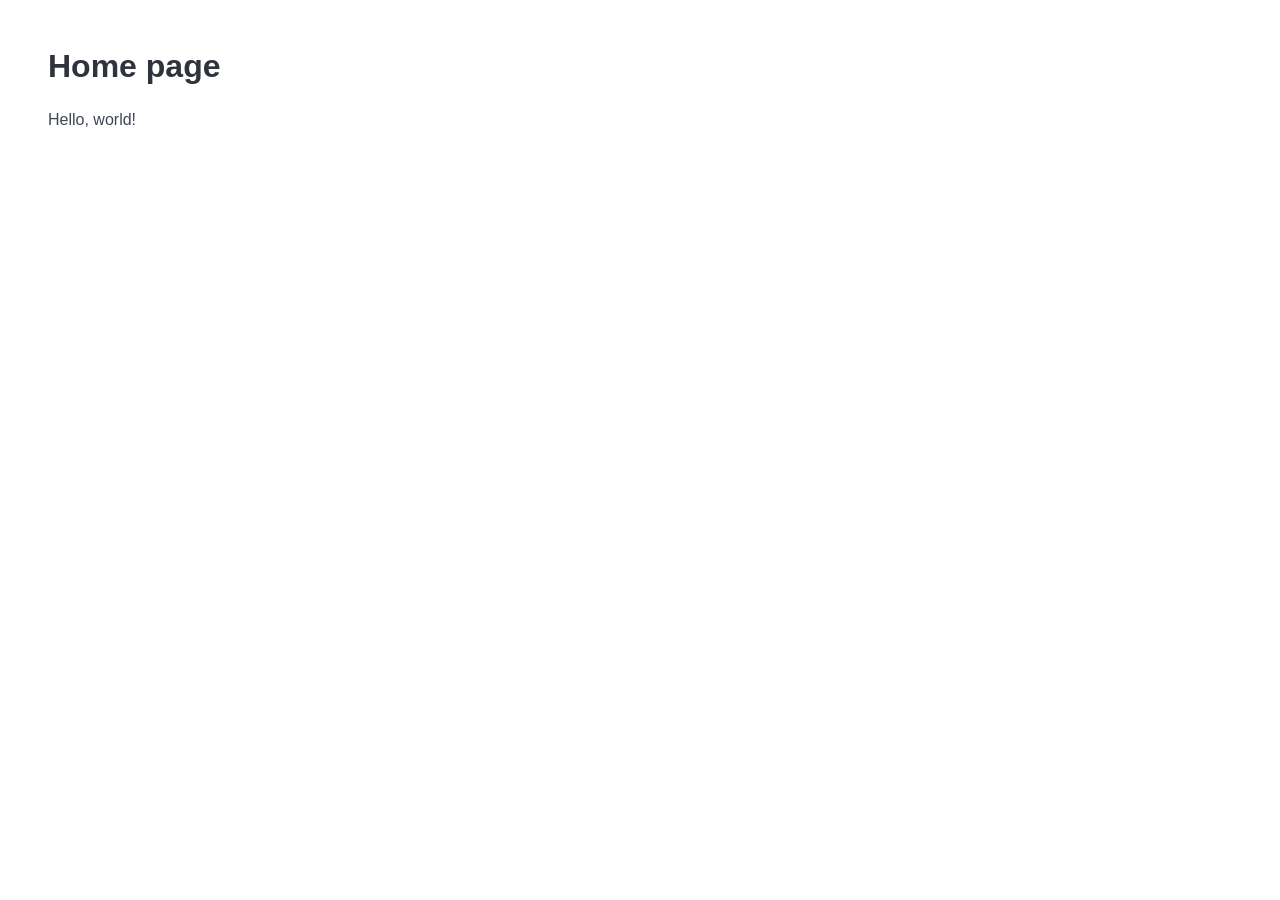
<file: build-site/index.html>
<!doctype html>
<html>
  <head>
    <title>Home page</title>
    <link rel="stylesheet" type="text/css" href="/bulma.css" />
  </head>
  <body>
    <div class="section">
      <h1 class="title">Home page</h1>
      <div class="content">
        <p>
Hello, world!</p>
      </div>
    </div>
    
  </body>
</html>
</file>
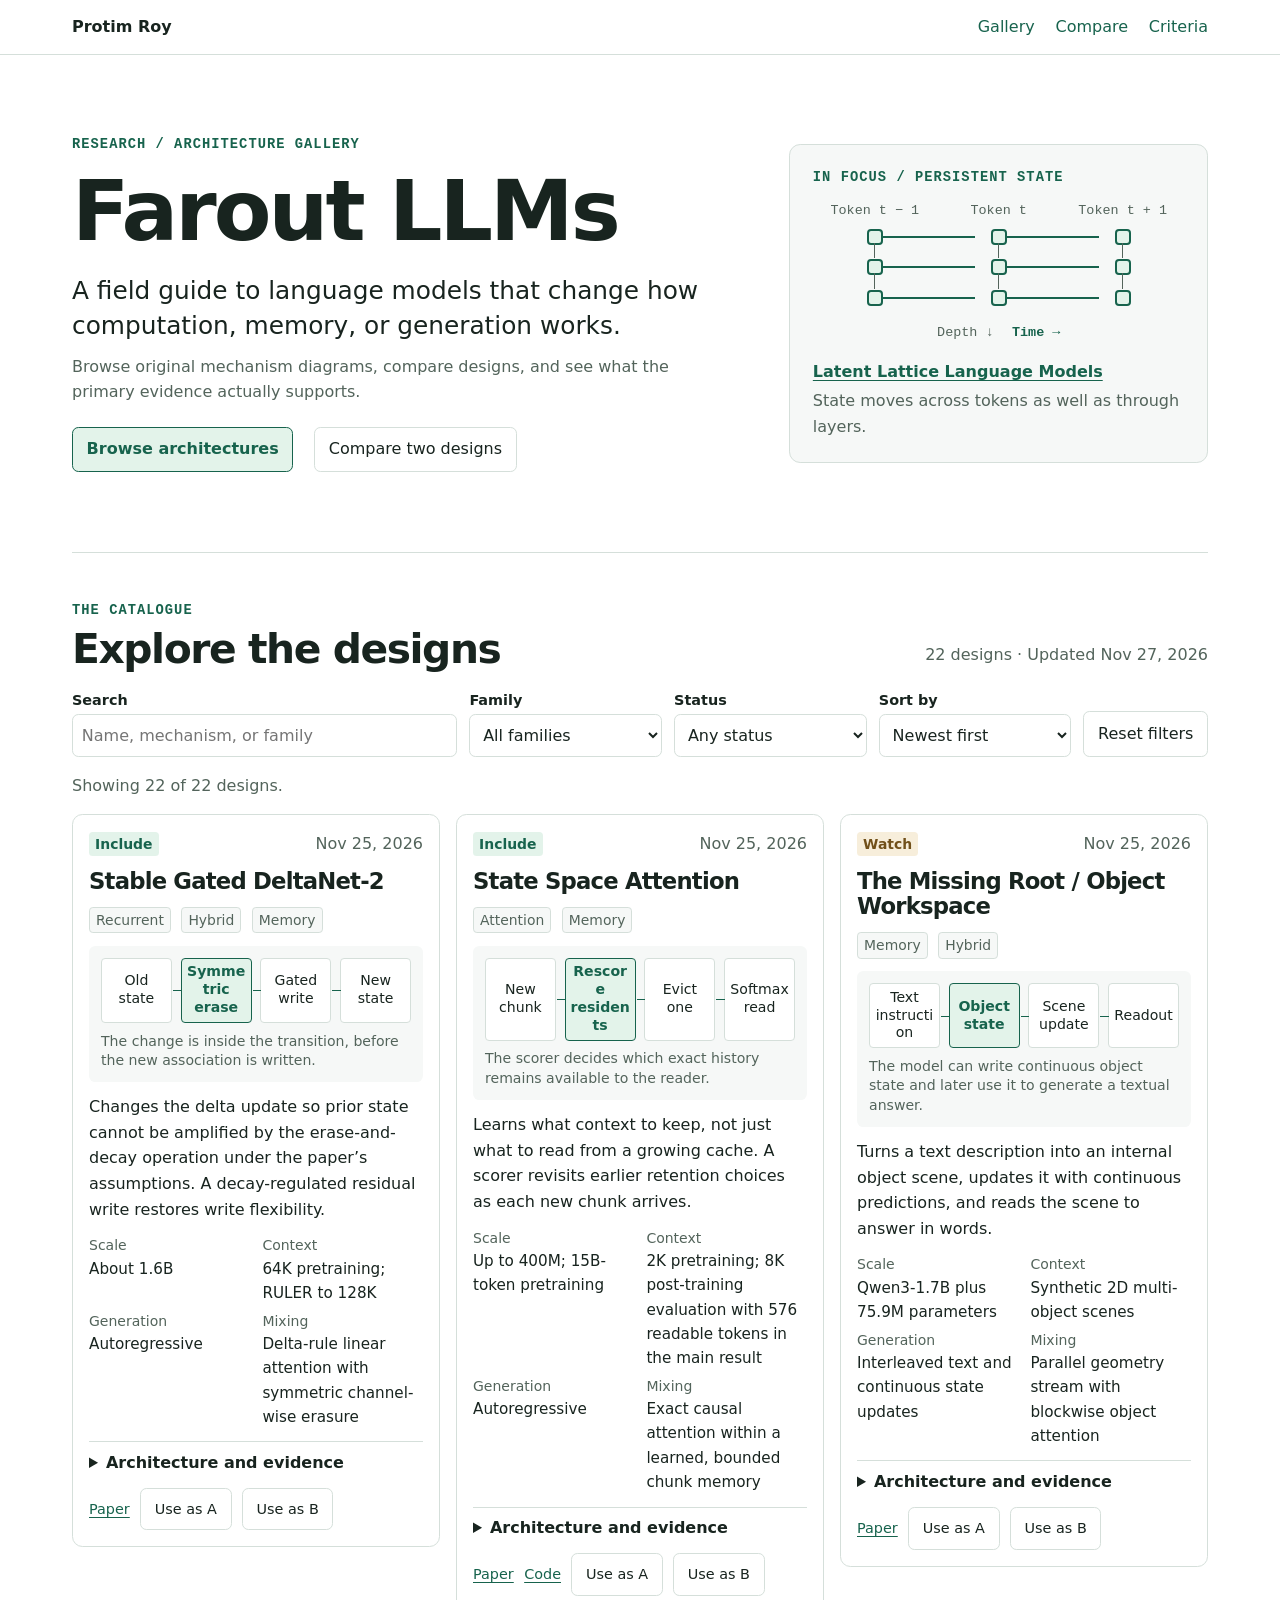
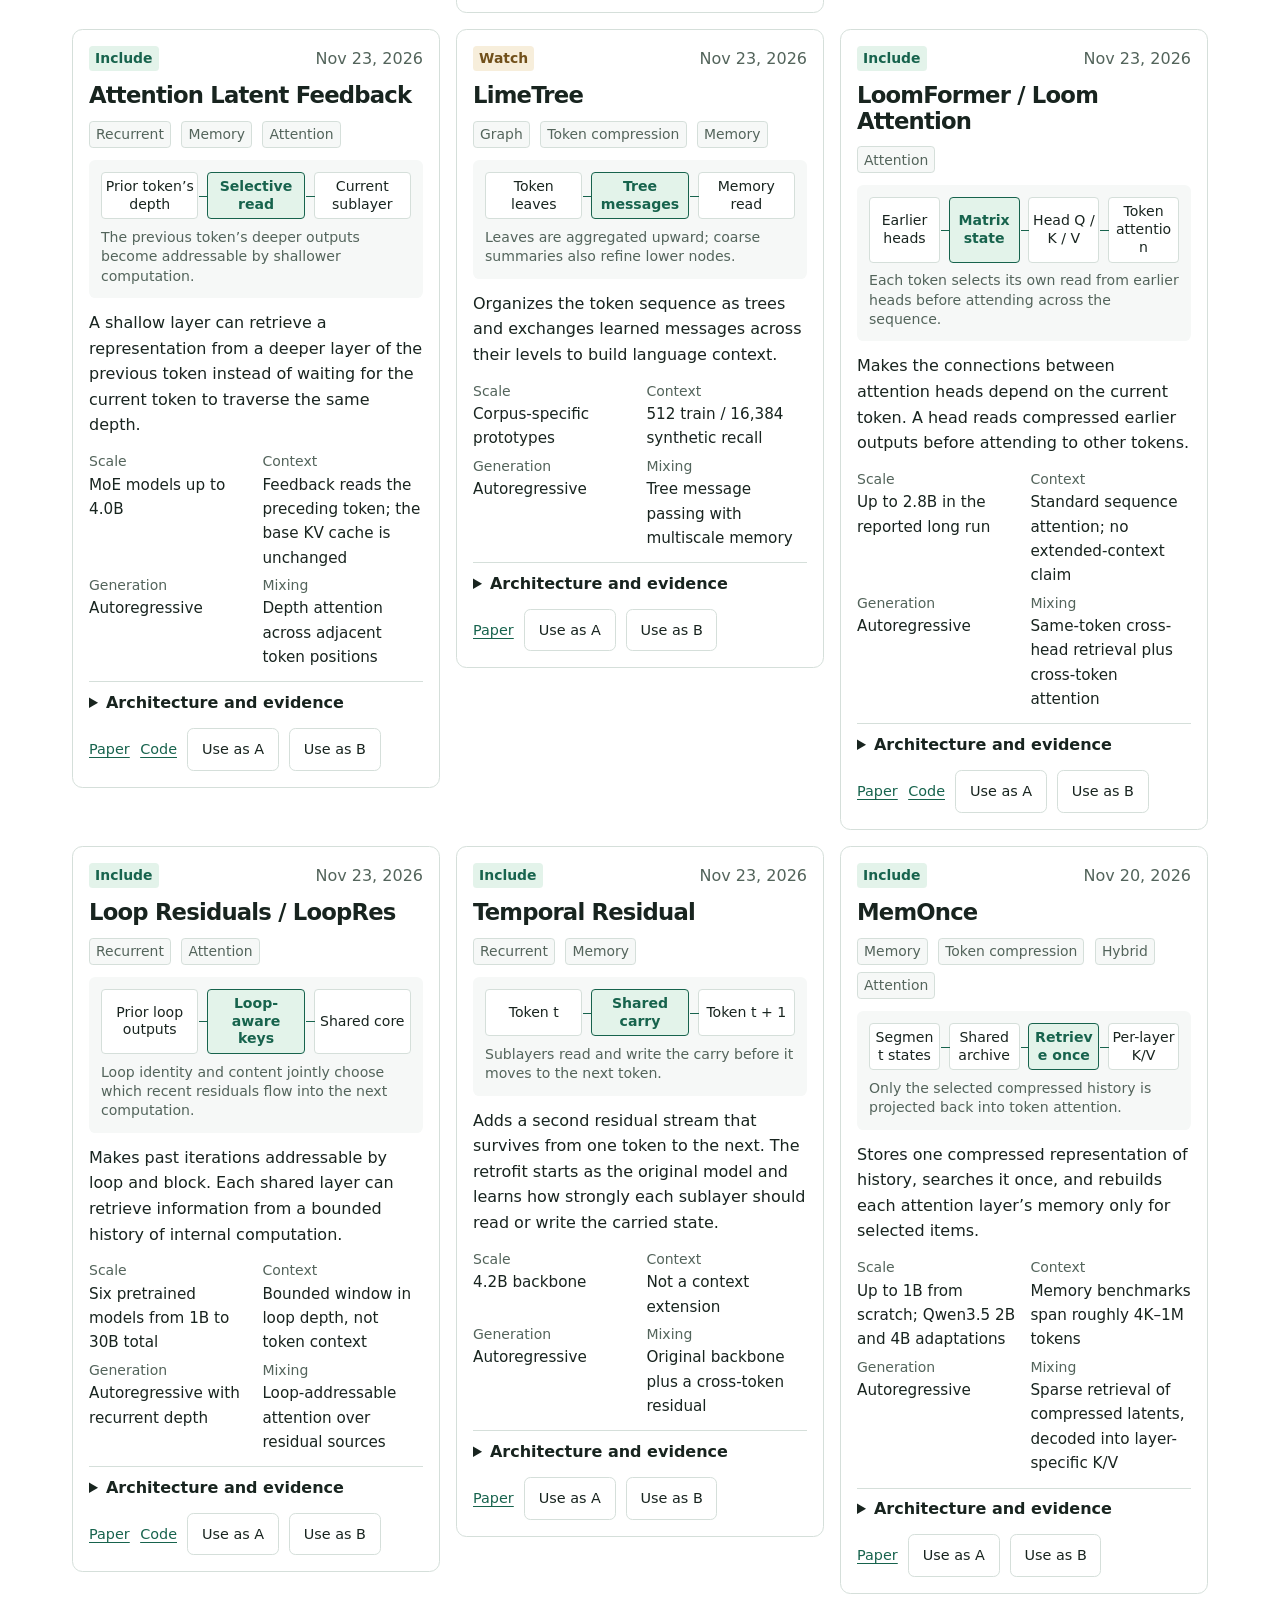
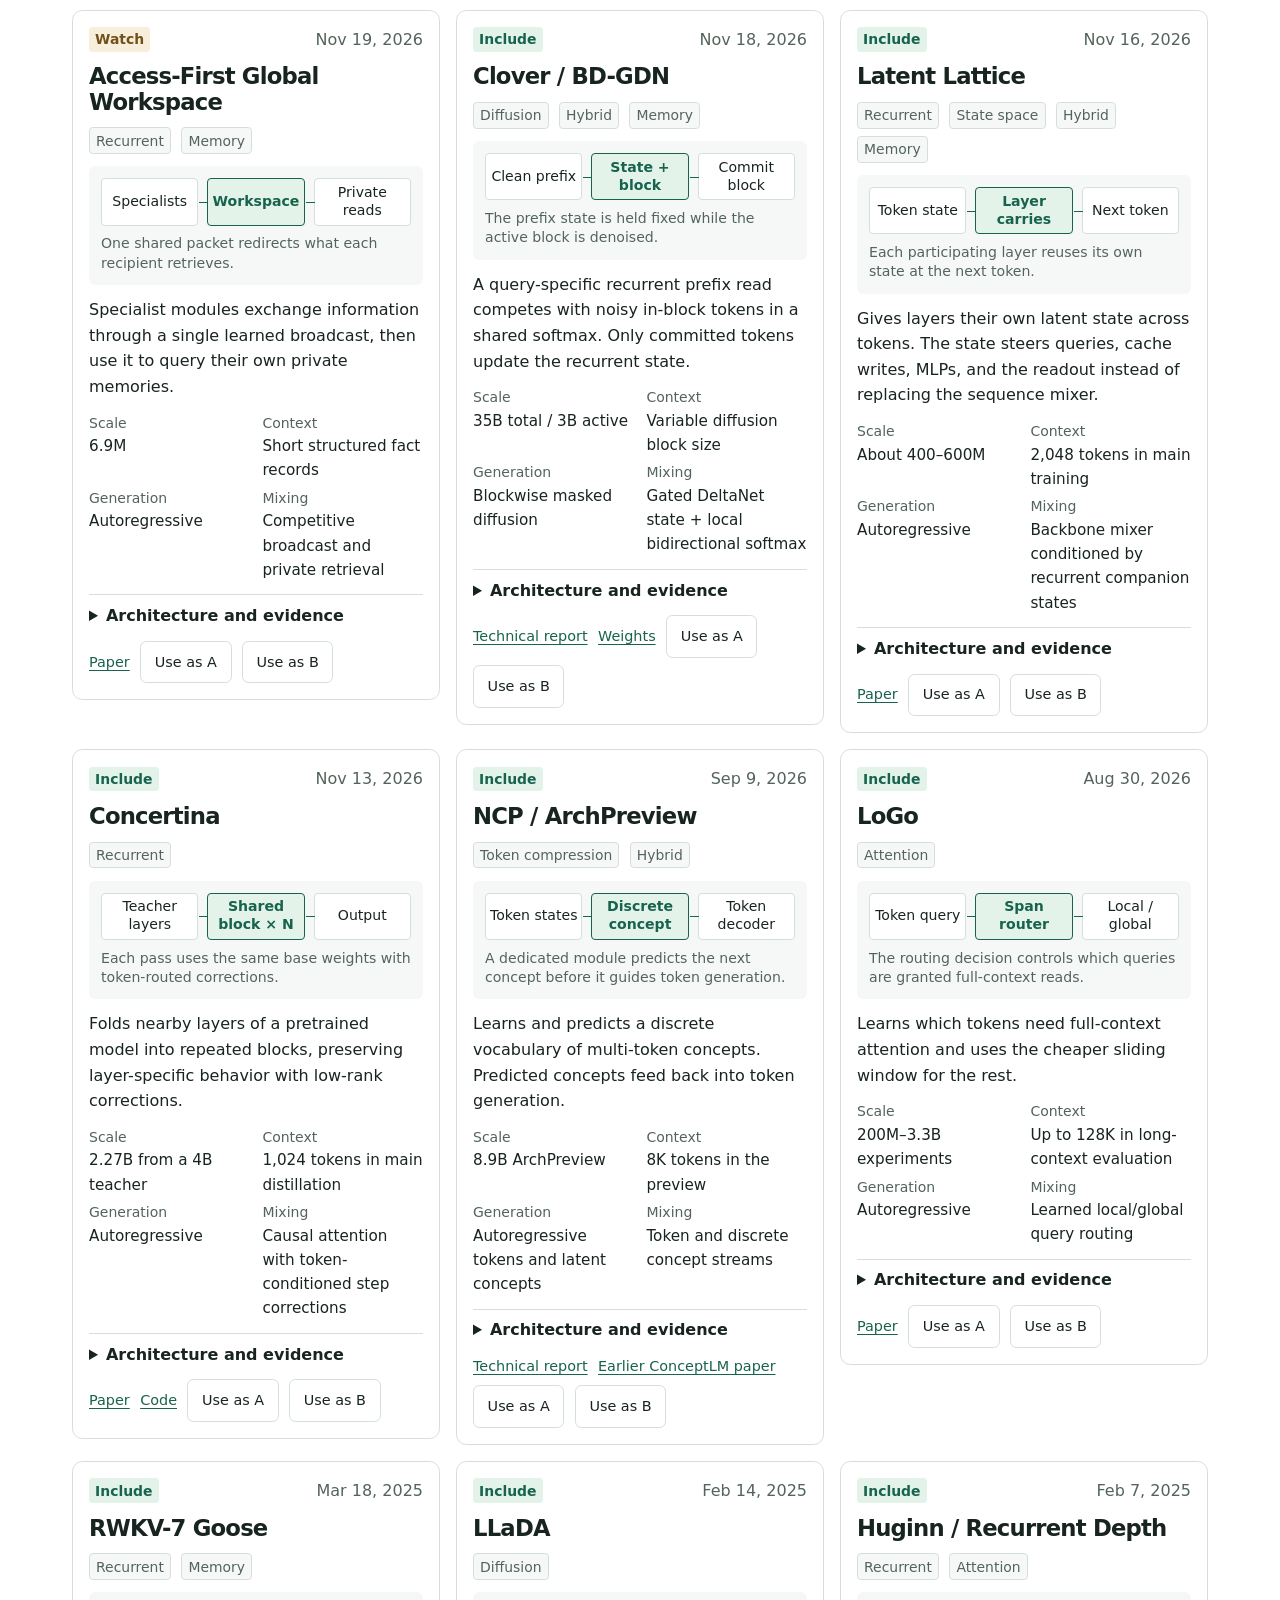
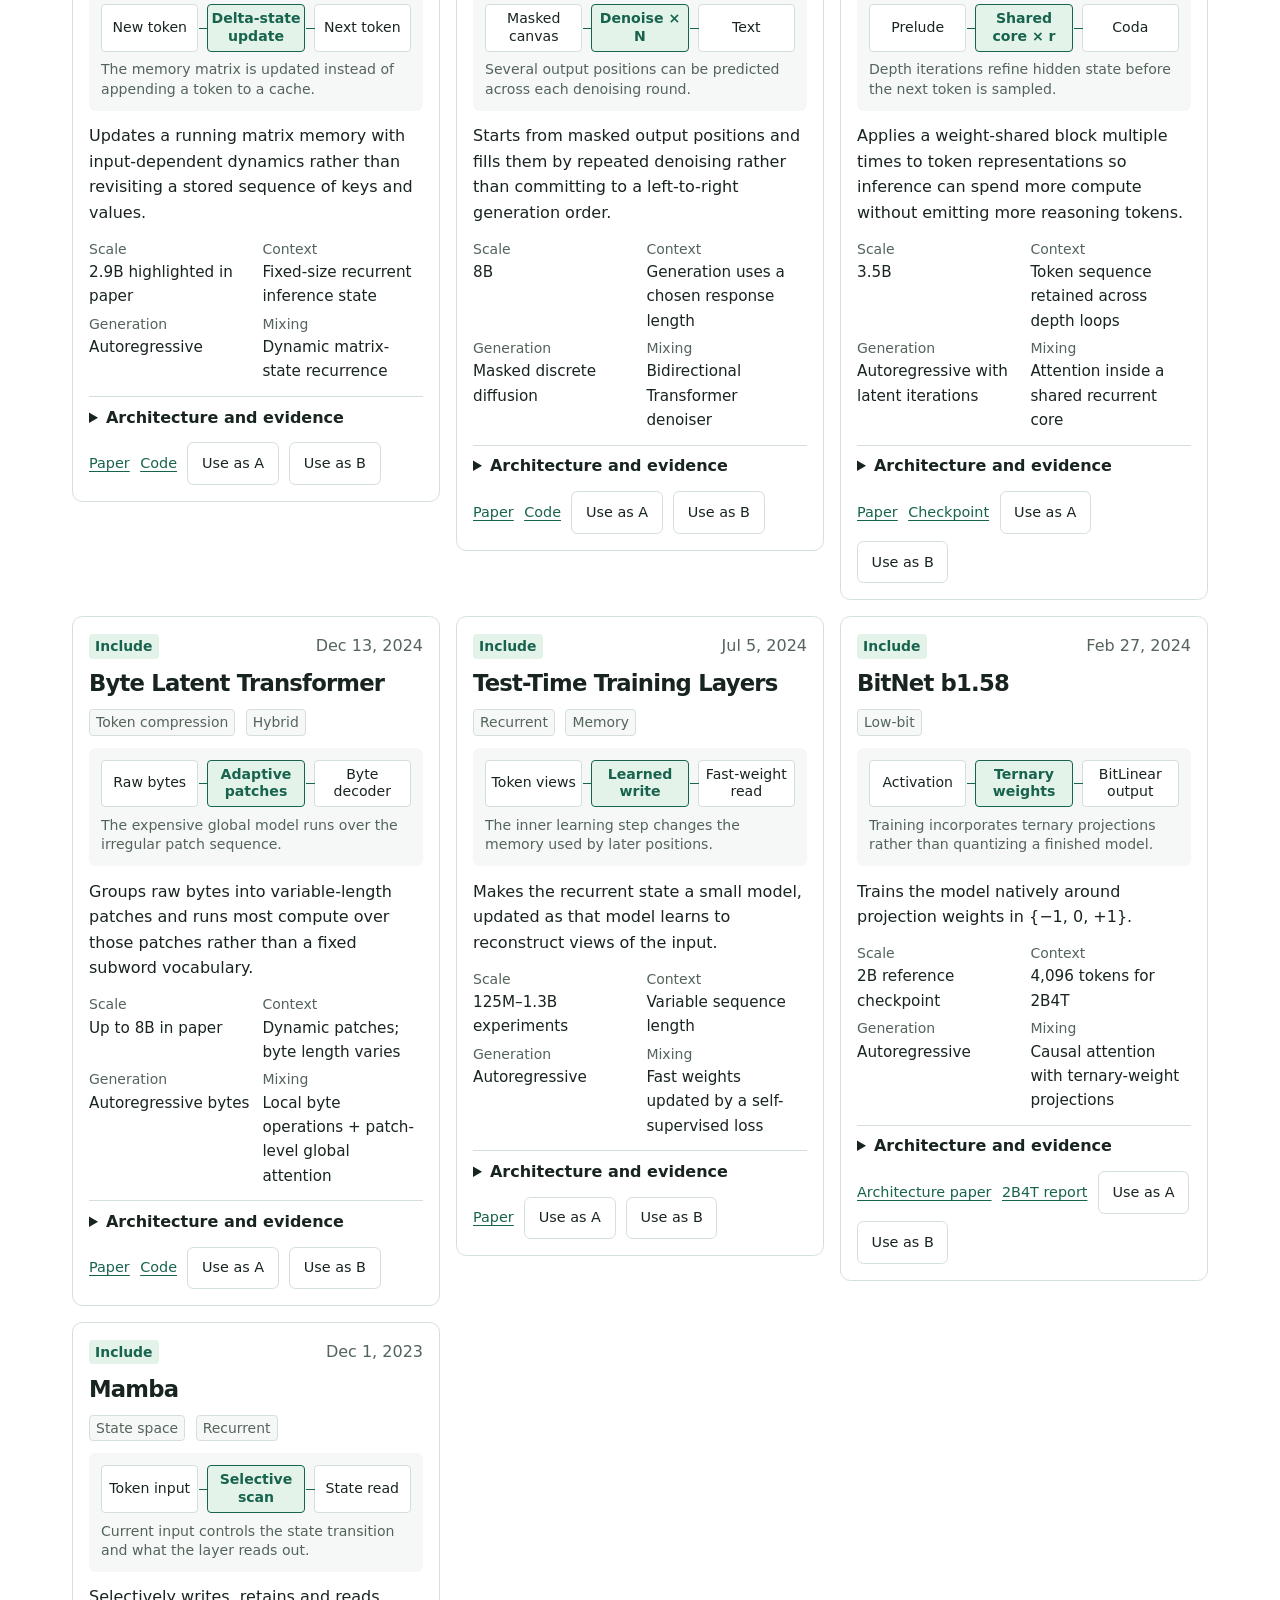
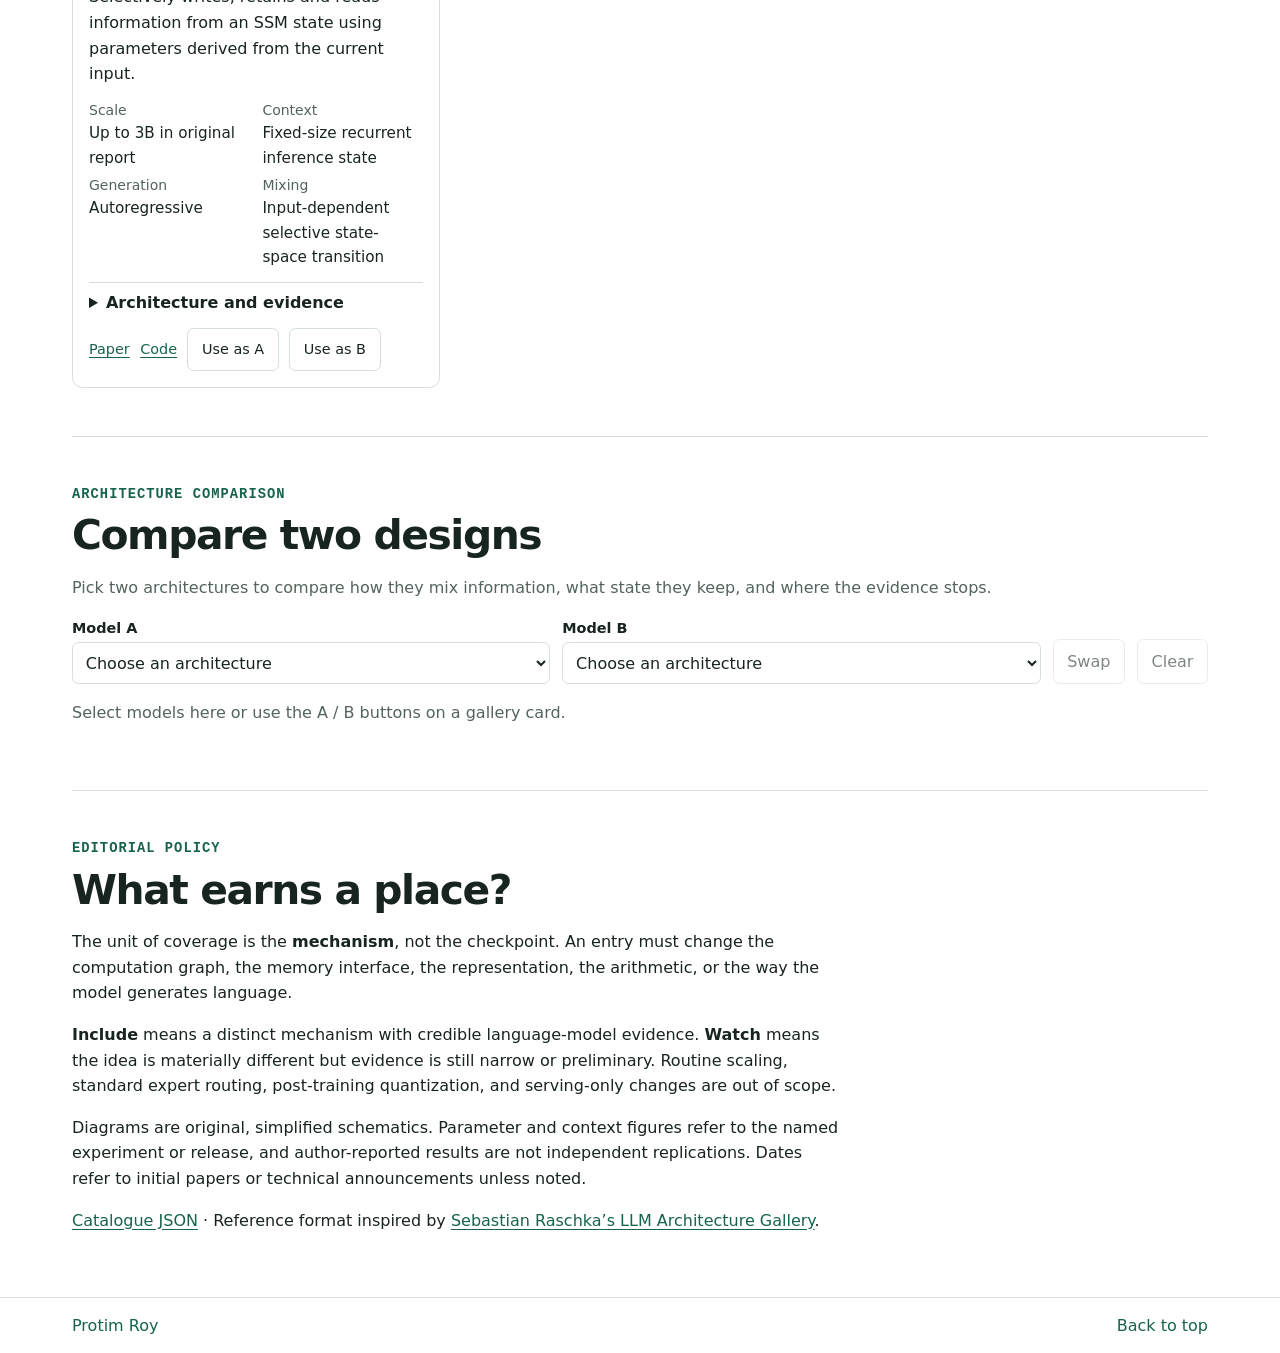
<file: farout-llms/index.html>
<!doctype html>
<html lang="en">
<head>
  <meta charset="utf-8">
  <meta name="viewport" content="width=device-width, initial-scale=1">
  <meta name="color-scheme" content="light dark">
  <meta name="description" content="A mechanism-first field guide to unconventional language models, by Protim Roy. Compare recurrence, state spaces, diffusion, memory, and more.">
  <link rel="canonical" href="https://www.protimroy.com/farout-llms/">
  <link rel="stylesheet" href="./gallery.css">
  <script type="module" src="./gallery.mjs"></script>
  <title>Farout LLMs | Protim Roy</title>
</head>
<body>
  <a class="skip" href="#main">Skip to content</a>
  <header class="site-header">
    <nav class="wrap topbar" aria-label="Site">
      <a class="home" href="/">Protim Roy</a>
      <div class="toplinks"><a href="#gallery">Gallery</a><a href="#compare">Compare</a><a href="#criteria">Criteria</a></div>
    </nav>
  </header>
  <main id="main" class="wrap">
    <section class="intro" aria-labelledby="title">
      <div>
        <p class="eyebrow">Research / Architecture Gallery</p>
        <h1 id="title">Farout LLMs</h1>
        <p class="lede">A field guide to language models that change how computation, memory, or generation works.</p>
        <p class="intro-note">Browse original mechanism diagrams, compare designs, and see what the primary evidence actually supports.</p>
        <div class="intro-links"><a class="button primary" href="#gallery">Browse architectures</a><a class="button" href="#compare">Compare two designs</a></div>
      </div>
      <aside class="feature" aria-label="Featured architecture">
        <p class="eyebrow">In focus / Persistent state</p>
        <div class="lattice" role="img" aria-label="Three successive token positions share persistent state horizontally; residual information moves vertically through three layers.">
          <span class="lattice-x">Token t − 1</span><span class="lattice-x">Token t</span><span class="lattice-x">Token t + 1</span>
          <i></i><i></i><i></i><i></i><i></i><i></i><i></i><i></i><i></i>
          <span class="lattice-caption">Depth ↓ <b>Time →</b></span>
        </div>
        <a href="#latent-lattice">Latent Lattice Language Models</a>
        <p>State moves across tokens as well as through layers.</p>
      </aside>
    </section>

    <section id="gallery" aria-labelledby="gallery-title" class="section">
      <div class="section-head"><div><p class="eyebrow">The catalogue</p><h2 id="gallery-title">Explore the designs</h2></div><p id="catalog-meta" class="secondary"></p></div>
      <noscript><p>This interactive gallery needs JavaScript. The <a href="./architectures.json">source catalogue</a> contains all entries and paper links.</p></noscript>
      <div id="filters" class="filters" hidden>
        <label>Search<input id="search" type="search" placeholder="Name, mechanism, or family"></label>
        <label>Family<select id="family"><option value="">All families</option></select></label>
        <label>Status<select id="status"><option value="">Any status</option><option>Include</option><option>Watch</option></select></label>
        <label>Sort by<select id="sort"><option value="new">Newest first</option><option value="old">Oldest first</option><option value="name">Name A–Z</option></select></label>
        <button id="reset" type="button">Reset filters</button>
      </div>
      <p id="feedback" class="secondary" role="status"></p>
      <div id="cards" class="cards"></div>
    </section>

    <section id="compare" class="section compare" aria-labelledby="compare-title">
      <p class="eyebrow">Architecture comparison</p>
      <h2 id="compare-title">Compare two designs</h2>
      <p class="secondary">Pick two architectures to compare how they mix information, what state they keep, and where the evidence stops.</p>
      <div id="compare-controls" class="compare-controls" hidden>
        <label>Model A<select id="model-a"><option value="">Choose an architecture</option></select></label>
        <label>Model B<select id="model-b"><option value="">Choose an architecture</option></select></label>
        <button id="swap" type="button">Swap</button><button id="clear" type="button">Clear</button>
      </div>
      <p id="compare-help" class="secondary" role="status"></p>
      <div id="comparison" class="comparison"></div>
    </section>

    <section id="criteria" class="section criteria" aria-labelledby="criteria-title">
      <p class="eyebrow">Editorial policy</p>
      <h2 id="criteria-title">What earns a place?</h2>
      <div class="criteria-copy">
        <p>The unit of coverage is the <strong>mechanism</strong>, not the checkpoint. An entry must change the computation graph, the memory interface, the representation, the arithmetic, or the way the model generates language.</p>
        <p><strong>Include</strong> means a distinct mechanism with credible language-model evidence. <strong>Watch</strong> means the idea is materially different but evidence is still narrow or preliminary. Routine scaling, standard expert routing, post-training quantization, and serving-only changes are out of scope.</p>
        <p>Diagrams are original, simplified schematics. Parameter and context figures refer to the named experiment or release, and author-reported results are not independent replications. Dates refer to initial papers or technical announcements unless noted.</p>
        <p><a href="./architectures.json">Catalogue JSON</a> · Reference format inspired by <a href="https://sebastianraschka.com/llm-architecture-gallery/">Sebastian Raschka’s LLM Architecture Gallery</a>.</p>
      </div>
    </section>
  </main>
  <footer class="site-footer"><div class="wrap"><a href="/">Protim Roy</a><a href="#main">Back to top</a></div></footer>
</body>
</html>
</file>
<file: farout-llms/gallery.css>
:root {
  color-scheme: light dark;
  --bg: #fff; --surface: #f6f8f7; --ink: #18241f; --muted: #53645b;
  --line: #d5dfda; --accent: #17634d; --tint: #e3f3ea; --watch: #71501a;
  --watch-bg: #f7eedb; --control: #fff;
  font-family: system-ui, -apple-system, "Segoe UI", sans-serif;
}
@media (prefers-color-scheme: dark) {
  :root {
    --bg: #101613; --surface: #181f1b; --ink: #ecf3ee; --muted: #acbcb2;
    --line: #39483f; --accent: #91d6bb; --tint: #1d3a30; --watch: #f2ce90;
    --watch-bg: #3c3020; --control: #141b17;
  }
}
* { box-sizing: border-box; }
[hidden] { display: none !important; }
body { margin: 0; background: var(--bg); color: var(--ink); line-height: 1.6; }
a { color: var(--accent); text-underline-offset: .19em; }
a:hover { text-decoration-thickness: .14em; }
:focus-visible { outline: 2px solid var(--accent); outline-offset: 3px; }
button, input, select { font: inherit; }
button, input, select, .button { border: 1px solid var(--line); border-radius: .4rem; background: var(--control); color: var(--ink); }
button, .button { cursor: pointer; padding: .55rem .85rem; text-decoration: none; }
button:hover, .button:hover { border-color: var(--accent); }
button:disabled { cursor: default; opacity: .55; }
input, select { width: 100%; min-width: 0; min-height: 2.65rem; padding: .36rem .55rem; }
.wrap { width: min(71rem, 100% - 2.5rem); margin-inline: auto; }
.site-header, .site-footer { border-block-end: 1px solid var(--line); }
.topbar, .site-footer .wrap, .toplinks, .intro-links { display: flex; align-items: center; flex-wrap: wrap; gap: .8rem 1.3rem; }
.topbar, .site-footer .wrap { justify-content: space-between; padding-block: .9rem; }
.topbar a, .site-footer a { text-decoration: none; }
.topbar a:hover, .site-footer a:hover { text-decoration: underline; }
.home { color: var(--ink); font-weight: 700; }
.skip { position: fixed; z-index: 5; top: .5rem; left: .5rem; background: var(--bg); padding: .5rem; transform: translateY(-180%); }
.skip:focus { transform: none; }
.intro { display: grid; grid-template-columns: minmax(0, 3fr) minmax(0, 2fr); align-items: center; gap: clamp(1.8rem, 7vw, 6rem); padding-block: clamp(2.3rem, 7vw, 5rem); }
.eyebrow { margin: 0 0 .5rem; color: var(--accent); font: 650 .86rem/1.5 ui-monospace, monospace; text-transform: uppercase; letter-spacing: .075em; }
h1, h2, h3 { margin: 0; line-height: 1.12; letter-spacing: -.035em; }
h1 { font-size: clamp(2.9rem, 8vw, 5.25rem); }
h2 { font-size: clamp(1.75rem, 4vw, 2.55rem); }
h3 { font-size: 1.42rem; }
.lede { margin: 1rem 0 .65rem; font-size: clamp(1.12rem, 2.4vw, 1.55rem); line-height: 1.4; }
.intro-note, .secondary, .feature p:last-child, figcaption, .fact dt { color: var(--muted); }
.intro-note { margin: 0 0 1.35rem; }
.button.primary { background: var(--tint); border-color: var(--accent); color: var(--accent); font-weight: 650; }
.feature { border: 1px solid var(--line); background: var(--surface); border-radius: .7rem; padding: clamp(.85rem, 3vw, 1.4rem); }
.feature > a { font-weight: 700; }
.feature p:last-child { margin: .22rem 0 0; }
.lattice { display: grid; grid-template-columns: repeat(3, minmax(0, 1fr)); justify-items: center; align-items: center; margin-block: .8rem 1rem; }
.lattice-x, .lattice-caption { color: var(--muted); font: .84rem/1.5 ui-monospace, monospace; white-space: nowrap; }
.lattice-caption { grid-column: 1 / -1; margin-top: .6rem; }
.lattice-caption b { color: var(--accent); margin-left: .65rem; }
.lattice i { width: 1rem; height: 1rem; background: var(--tint); border: 2px solid var(--accent); border-radius: .25rem; position: relative; margin: .46rem 0; }
.lattice i:not(:nth-of-type(3n))::after { content: ""; height: 2px; width: clamp(1.4rem, 9vw, 5.9rem); position: absolute; left: 100%; top: calc(50% - 1px); background: var(--accent); }
.lattice i:nth-of-type(-n + 6)::before { content: ""; width: 1px; height: .95rem; position: absolute; left: calc(50% - 1px); top: 100%; background: var(--muted); }
.section { border-block-start: 1px solid var(--line); padding-block: clamp(1.6rem, 5vw, 3rem); }
.section-head { display: flex; justify-content: space-between; align-items: end; flex-wrap: wrap; gap: .4rem 1rem; }
.section-head p { margin-block-end: .35rem; }
.filters, .compare-controls { display: grid; gap: .75rem; align-items: end; margin-top: 1rem; }
.filters { grid-template-columns: minmax(11rem, 2fr) repeat(3, minmax(7rem, 1fr)) auto; }
.compare-controls { grid-template-columns: repeat(2, minmax(0, 1fr)) auto auto; }
label { font-size: .9rem; font-weight: 650; display: block; }
label > :is(input, select) { display: block; margin-top: .15rem; font-size: 1rem; font-weight: 400; }
.cards { display: grid; grid-template-columns: repeat(3, minmax(0, 1fr)); gap: 1rem; align-items: start; }
.card { display: grid; gap: .76rem; border: 1px solid var(--line); border-radius: .65rem; padding: 1rem; scroll-margin-top: 1rem; min-width: 0; }
.card:target { border-color: var(--accent); outline: 2px solid var(--accent); outline-offset: 2px; }
.card h3 a { color: inherit; text-decoration: none; }
.card h3 a:hover { text-decoration: underline; }
.card p, .card figure, .facts { margin: 0; }
.card-top, .card-actions, .tags { display: flex; align-items: center; flex-wrap: wrap; gap: .45rem .65rem; }
.card-top { justify-content: space-between; }
.pill, .tag { border-radius: .24rem; padding: .08rem .38rem; font-size: .87rem; }
.pill { background: var(--tint); color: var(--accent); font-weight: 650; }
.pill.watch { background: var(--watch-bg); color: var(--watch); }
.tag { background: var(--surface); color: var(--muted); border: 1px solid var(--line); }
.diagram { display: grid; gap: .55rem; background: var(--surface); border-radius: .4rem; padding: .75rem; }
.steps { margin: 0; padding: 0; list-style: none; display: flex; align-items: stretch; gap: .55rem; }
.steps li { display: grid; place-items: center; flex: 1 1 0; min-width: 0; text-align: center; font-size: .88rem; line-height: 1.27; background: var(--control); border: 1px solid var(--line); border-radius: .25rem; padding: .3rem .2rem; position: relative; overflow-wrap: anywhere; }
.steps li + li::before { content: ""; width: .55rem; height: 1px; background: var(--accent); position: absolute; right: 100%; top: 50%; }
.steps .change { background: var(--tint); color: var(--accent); border-color: var(--accent); font-weight: 650; }
figcaption { font-size: .88rem; line-height: 1.37; }
.facts { display: grid; gap: .26rem .8rem; grid-template-columns: repeat(2, minmax(0, 1fr)); }
.fact dt { font-size: .875rem; }
.fact dd { margin: 0; font-size: .95rem; }
details { border-block-start: 1px solid var(--line); padding-top: .48rem; }
summary { font-weight: 650; cursor: pointer; }
details p { margin-top: .6rem !important; }
.card-actions { font-size: .9rem; }
.comparison table { width: 100%; border-collapse: collapse; table-layout: fixed; }
.comparison :is(th, td) { text-align: start; vertical-align: top; border: 1px solid var(--line); padding: .65rem; overflow-wrap: anywhere; }
.comparison thead, .comparison tbody th { background: var(--surface); }
.comparison th:first-child { width: 23%; }
.criteria-copy { max-width: 48rem; }
.site-footer { border-block-start: 1px solid var(--line); border-block-end: 0; }
@media (max-width: 55rem) {
  .cards { grid-template-columns: repeat(2, minmax(0, 1fr)); }
  .filters { grid-template-columns: repeat(3, minmax(0, 1fr)); }
}
@media (max-width: 39rem) {
  .wrap { width: calc(100% - 1.7rem); }
  .intro, .cards { grid-template-columns: minmax(0, 1fr); }
  .filters, .compare-controls { grid-template-columns: repeat(2, minmax(0, 1fr)); }
  .filters label:first-child { grid-column: 1 / -1; }
  .comparison :is(th, td) { padding: .4rem; }
  .comparison th:first-child { width: 25%; }
  .comparison .steps { flex-direction: column; }
  .comparison .steps li + li::before { width: 1px; height: .55rem; right: 50%; top: auto; bottom: 100%; }
  .lattice i:not(:nth-of-type(3n))::after { width: clamp(3rem, 19vw, 6rem); }
}
</file>
